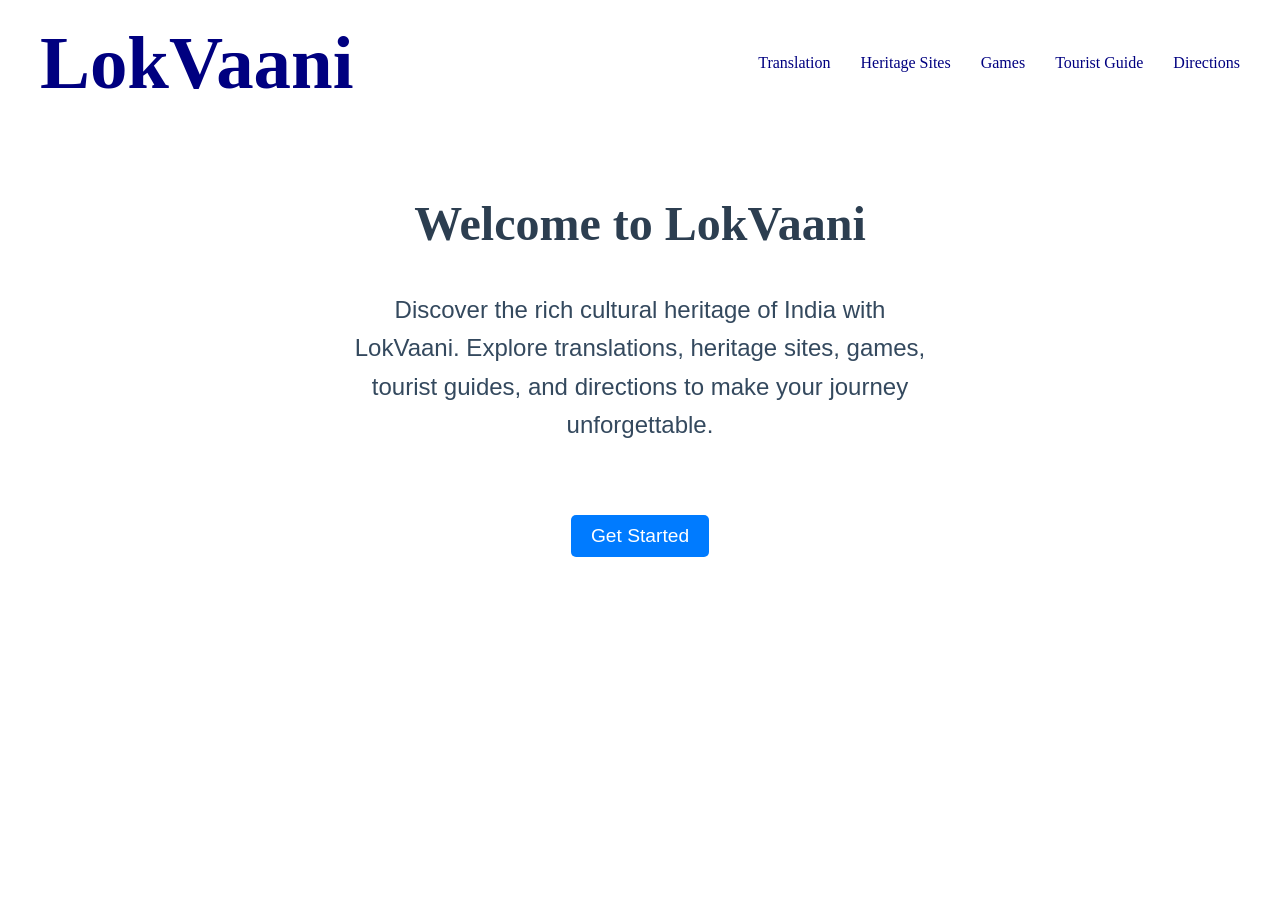
<file: index.html>
<!DOCTYPE html>
<html lang="en">
<head>
    <meta charset="UTF-8">
    <meta name="viewport" content="width=device-width, initial-scale=1.0">
    <title>Document</title>
    <link rel="stylesheet" href="style.css">
</head>
<body>
  <nav>
    <div class="logo">
      <h3>LokVaani</h3>
    </div>
    <div class="menu">
      <h4><a href="translation.html">Translation</a></h4>
      <h4><a href="Heritage sites.html">Heritage Sites</a></h4>
      <h4><a href="Games.html">Games</a></h4>
      <h4><a href="Tourist.html">Tourist Guide</a></h4>
      <h4><a href="Directions.html">Directions</a></h4>
    </div>
  </nav>
  <div class="content">
    <h1>Welcome to LokVaani</h1>
    <p>Discover the rich cultural heritage of India with LokVaani. Explore translations, heritage sites, games, tourist guides, and directions to make your journey unforgettable.</p>
  </div>
<button onclick="window.location.href='getStarted.html'">Get Started</button>
</body>
</html>
</file>
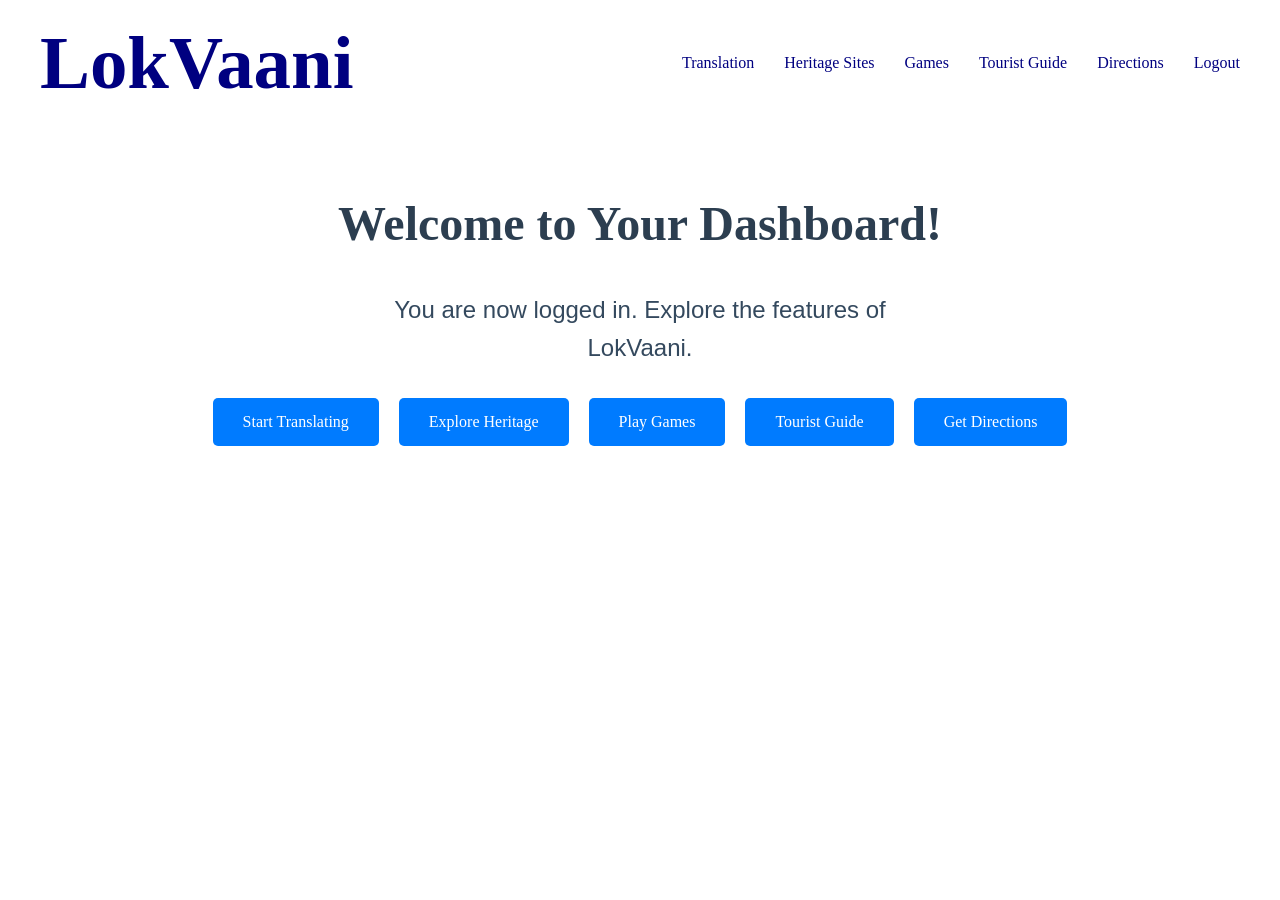
<file: dashboard.html>
<!DOCTYPE html>
<html lang="en">
<head>
    <meta charset="UTF-8">
    <meta name="viewport" content="width=device-width, initial-scale=1.0">
    <title>Dashboard - LokVaani</title>
    <link rel="stylesheet" href="style.css">
</head>
<body>
    <nav>
        <div class="logo">
            <h3>LokVaani</h3>
        </div>
        <div class="menu">
            <h4><a href="translation.html">Translation</a></h4>
            <h4><a href="Heritage sites.html">Heritage Sites</a></h4>
            <h4><a href="Games.html">Games</a></h4>
            <h4><a href="Tourist.html">Tourist Guide</a></h4>
            <h4><a href="Directions.html">Directions</a></h4>
            <h4><a href="#" onclick="logout()">Logout</a></h4>
        </div>
    </nav>
    <div class="content">
        <h1>Welcome to Your Dashboard!</h1>
        <p>You are now logged in. Explore the features of LokVaani.</p>
        <div class="dashboard-links">
            <a href="translation.html" class="btn">Start Translating</a>
            <a href="Heritage sites.html" class="btn">Explore Heritage</a>
            <a href="Games.html" class="btn">Play Games</a>
            <a href="Tourist.html" class="btn">Tourist Guide</a>
            <a href="Directions.html" class="btn">Get Directions</a>
        </div>
    </div>
    <script src="script.js"></script>
</body>
</html>
</file>
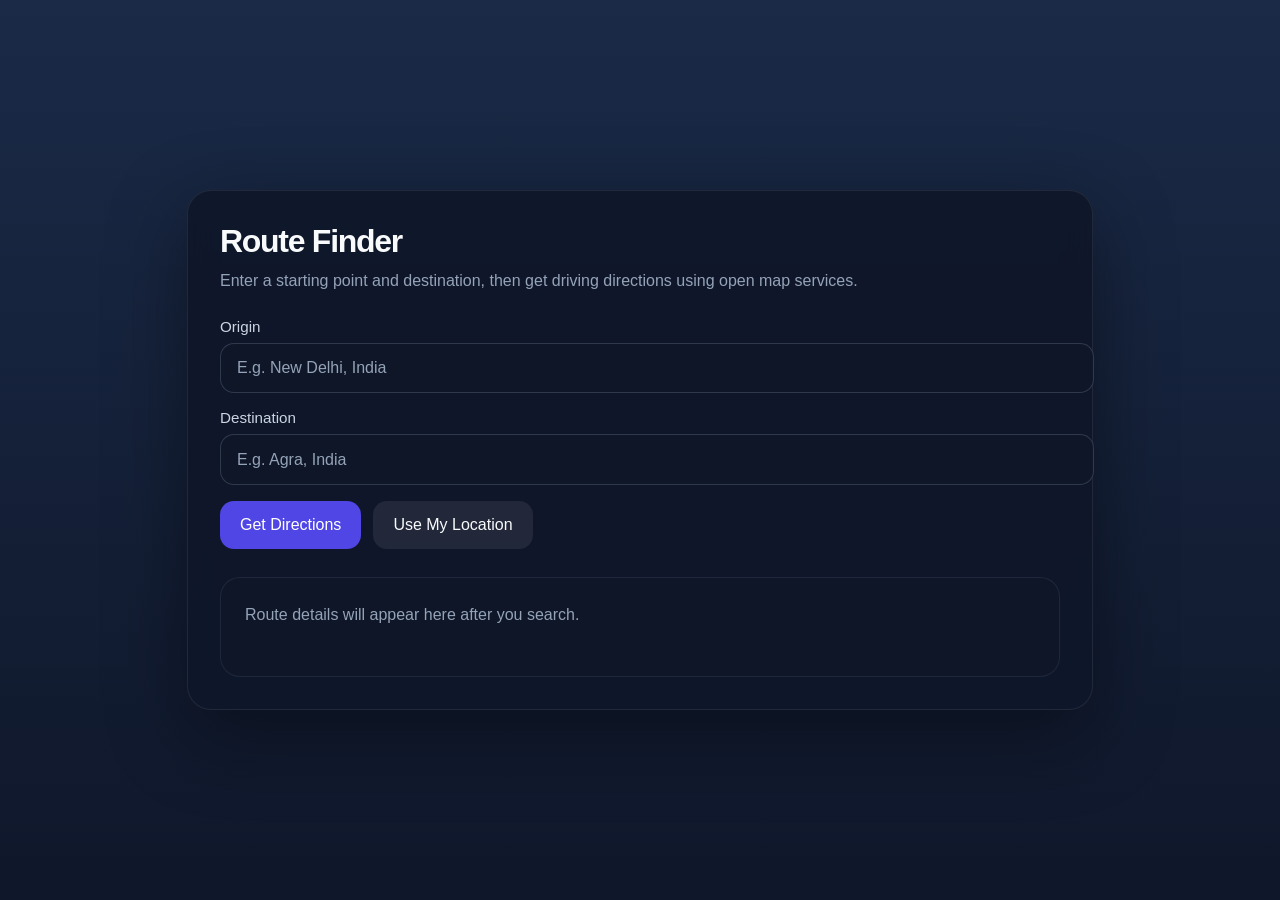
<file: direction.html>
<!DOCTYPE html>
<html lang="en">
<head>
    <meta charset="UTF-8">
    <meta name="viewport" content="width=device-width, initial-scale=1.0">
    <title>LokVaani Directions</title>
    <style>
        body {
            margin: 0;
            font-family: Arial, Helvetica, sans-serif;
            min-height: 100vh;
            display: flex;
            justify-content: center;
            align-items: center;
            background: linear-gradient(180deg, #1a2a47 0%, #0f172a 100%);
            color: #f8fafc;
        }
        .directions-card {
            width: min(95%, 840px);
            background: rgba(15, 23, 42, 0.95);
            border: 1px solid rgba(255, 255, 255, 0.08);
            border-radius: 24px;
            box-shadow: 0 24px 80px rgba(0, 0, 0, 0.4);
            padding: 2rem;
            backdrop-filter: blur(12px);
        }
        .directions-card h1 {
            margin: 0 0 0.5rem;
            font-size: clamp(2rem, 2.5vw, 3rem);
            letter-spacing: -0.04em;
        }
        .directions-card p {
            margin: 0 0 1.5rem;
            color: #94a3b8;
            line-height: 1.6;
        }
        .directions-form {
            display: grid;
            gap: 1rem;
        }
        .field-group {
            display: grid;
            gap: 0.5rem;
        }
        label {
            font-size: 0.95rem;
            color: #cbd5e1;
        }
        input {
            width: 100%;
            padding: 0.95rem 1rem;
            border-radius: 14px;
            border: 1px solid rgba(148, 163, 184, 0.25);
            background: rgba(15, 23, 42, 0.85);
            color: #f8fafc;
            font-size: 1rem;
        }
        input::placeholder {
            color: #94a3b8;
        }
        .form-actions {
            display: flex;
            flex-wrap: wrap;
            gap: 0.75rem;
            align-items: center;
        }
        button {
            border: none;
            border-radius: 14px;
            padding: 0.95rem 1.25rem;
            font-size: 1rem;
            cursor: pointer;
            background: #4f46e5;
            color: white;
            transition: transform 0.2s ease, background 0.2s ease;
        }
        button:hover {
            transform: translateY(-1px);
            background: #6366f1;
        }
        button.secondary {
            background: rgba(255, 255, 255, 0.08);
            color: #f8fafc;
        }
        .directions-results {
            margin-top: 1.75rem;
            padding: 1.5rem;
            border-radius: 20px;
            background: rgba(15, 23, 42, 0.9);
            border: 1px solid rgba(148, 163, 184, 0.12);
        }
        .directions-summary {
            display: flex;
            flex-wrap: wrap;
            gap: 1rem;
            align-items: center;
            justify-content: space-between;
            margin-bottom: 1rem;
        }
        .directions-summary div {
            min-width: 180px;
        }
        .directions-summary span {
            display: block;
            color: #94a3b8;
            font-size: 0.92rem;
        }
        .directions-summary strong {
            display: block;
            font-size: 1.15rem;
            margin-top: 0.25rem;
        }
        .step-list {
            list-style: none;
            margin: 0;
            padding: 0;
            display: grid;
            gap: 0.9rem;
        }
        .step-list li {
            padding: 1rem;
            border-radius: 16px;
            background: rgba(255, 255, 255, 0.04);
            border: 1px solid rgba(255, 255, 255, 0.06);
            line-height: 1.5;
            font-size: 0.98rem;
        }
        .error-text {
            color: #f87171;
            margin-top: 1rem;
        }
        @media (max-width: 640px) {
            .directions-summary {
                flex-direction: column;
                align-items: flex-start;
            }
        }

        @media (max-width: 768px) {
            .directions-card {
                width: 95%;
                padding: 1.5rem;
            }

            .directions-card h1 {
                font-size: 2rem;
            }

            .directions-card p {
                font-size: 1rem;
            }

            .form-actions {
                flex-direction: column;
                gap: 0.75rem;
            }

            .directions-results {
                padding: 1rem;
            }

            .step-list li {
                padding: 0.75rem;
                font-size: 0.95rem;
            }
        }

        @media (max-width: 480px) {
            .directions-card {
                width: 98%;
                padding: 1rem;
                border-radius: 16px;
            }

            .directions-card h1 {
                font-size: 1.75rem;
            }

            .directions-card p {
                font-size: 0.95rem;
                margin-bottom: 1rem;
            }

            input {
                padding: 0.85rem 1rem;
                font-size: 1rem;
            }

            button {
                padding: 0.85rem 1rem;
                font-size: 1rem;
            }

            .directions-summary {
                gap: 0.75rem;
            }

            .directions-summary div {
                min-width: auto;
            }

            .directions-summary span {
                font-size: 0.85rem;
            }

            .directions-summary strong {
                font-size: 1rem;
            }
        }
    </style>
</head>
<body>
    <div class="directions-card">
        <h1>Route Finder</h1>
        <p>Enter a starting point and destination, then get driving directions using open map services.</p>

        <form id="directions-form" class="directions-form">
            <div class="field-group">
                <label for="origin">Origin</label>
                <input id="origin" type="text" placeholder="E.g. New Delhi, India" required>
            </div>
            <div class="field-group">
                <label for="destination">Destination</label>
                <input id="destination" type="text" placeholder="E.g. Agra, India" required>
            </div>
            <div class="form-actions">
                <button type="submit">Get Directions</button>
                <button type="button" class="secondary" id="use-location">Use My Location</button>
            </div>
        </form>

        <div id="directions-result" class="directions-results" aria-live="polite">
            <p>Route details will appear here after you search.</p>
        </div>
    </div>

    <script>
        const form = document.getElementById('directions-form');
        const originInput = document.getElementById('origin');
        const destinationInput = document.getElementById('destination');
        const resultBox = document.getElementById('directions-result');
        const useLocationBtn = document.getElementById('use-location');

        form.addEventListener('submit', async event => {
            event.preventDefault();
            await loadDirections();
        });

        useLocationBtn.addEventListener('click', async () => {
            if (!navigator.geolocation) {
                showError('Geolocation is not supported by your browser.');
                return;
            }
            showStatus('Getting your current location…');
            navigator.geolocation.getCurrentPosition(async position => {
                const { latitude, longitude } = position.coords;
                const address = await reverseGeocode(latitude, longitude);
                if (address) {
                    originInput.value = address;
                    showStatus('Current location found. Enter destination and get directions.');
                }
            }, () => {
                showError('Unable to get your location. Please enter it manually.');
            });
        });

        async function loadDirections() {
            const origin = originInput.value.trim();
            const destination = destinationInput.value.trim();
            if (!origin || !destination) {
                showError('Please enter both origin and destination.');
                return;
            }

            showStatus('Searching route…');
            try {
                const originCoord = await geocodeLocation(origin);
                const destinationCoord = await geocodeLocation(destination);

                if (!originCoord || !destinationCoord) {
                    showError('Could not find one of the locations. Please refine your search.');
                    return;
                }

                const route = await fetchRoute(originCoord, destinationCoord);
                renderRoute(route, origin, destination);
            } catch (error) {
                console.error(error);
                showError('Unable to load directions. Please try again later.');
            }
        }

        async function geocodeLocation(query) {
            const url = `https://nominatim.openstreetmap.org/search?format=json&limit=1&q=${encodeURIComponent(query)}`;
            const response = await fetch(url, { headers: { 'Accept': 'application/json' } });
            if (!response.ok) throw new Error('Geocoding failed');
            const results = await response.json();
            return results[0];
        }

        async function reverseGeocode(lat, lon) {
            const url = `https://nominatim.openstreetmap.org/reverse?format=json&lat=${lat}&lon=${lon}`;
            const response = await fetch(url, { headers: { 'Accept': 'application/json' } });
            if (!response.ok) return null;
            const data = await response.json();
            return data.display_name || null;
        }

        async function fetchRoute(origin, destination) {
            const coords = `${origin.lon},${origin.lat};${destination.lon},${destination.lat}`;
            const url = `https://router.project-osrm.org/route/v1/driving/${coords}?overview=false&steps=true&alternatives=false`;
            const response = await fetch(url);
            if (!response.ok) throw new Error('Route request failed');
            const data = await response.json();
            return data.routes && data.routes[0] ? data.routes[0] : null;
        }

        function renderRoute(route, originText, destinationText) {
            if (!route) {
                showError('No route found between these locations.');
                return;
            }

            const distanceKm = (route.distance / 1000).toFixed(1);
            const durationMin = Math.round(route.duration / 60);
            const steps = route.legs[0].steps;

            const stepHtml = steps.map((step, index) => {
                let instruction = 'Continue';
                
                // Try to get instruction from maneuver
                if (step.maneuver && step.maneuver.instruction) {
                    instruction = step.maneuver.instruction;
                } else if (step.name) {
                    // Fallback to street name if available
                    instruction = `Continue on ${step.name}`;
                } else if (step.maneuver && step.maneuver.type) {
                    // Fallback to maneuver type
                    instruction = step.maneuver.type.charAt(0).toUpperCase() + step.maneuver.type.slice(1);
                }
                
                const distance = (step.distance / 1000).toFixed(2);
                return `<li><strong>Step ${index + 1}:</strong> ${instruction} (${distance} km)</li>`;
            }).join('');

            resultBox.innerHTML = `
                <div class="directions-summary">
                    <div>
                        <span>Origin</span>
                        <strong>${originText}</strong>
                    </div>
                    <div>
                        <span>Destination</span>
                        <strong>${destinationText}</strong>
                    </div>
                    <div>
                        <span>Distance</span>
                        <strong>${distanceKm} km</strong>
                    </div>
                    <div>
                        <span>Estimated time</span>
                        <strong>${durationMin} min</strong>
                    </div>
                </div>
                <ol class="step-list">${stepHtml}</ol>
                <p style="margin-top:1rem; text-align:right;">
                    <a href="https://www.google.com/maps/dir/?api=1&origin=${encodeURIComponent(originText)}&destination=${encodeURIComponent(destinationText)}" target="_blank" rel="noopener" style="color:#93c5fd; text-decoration:underline;">Open route in Google Maps</a>
                </p>
            `;
        }

        function showStatus(message) {
            resultBox.innerHTML = `<p>${message}</p>`;
            resultBox.classList.remove('error-text');
        }

        function showError(message) {
            resultBox.innerHTML = `<p class="error-text">${message}</p>`;
        }
    </script>
</body>
</html>
</file>
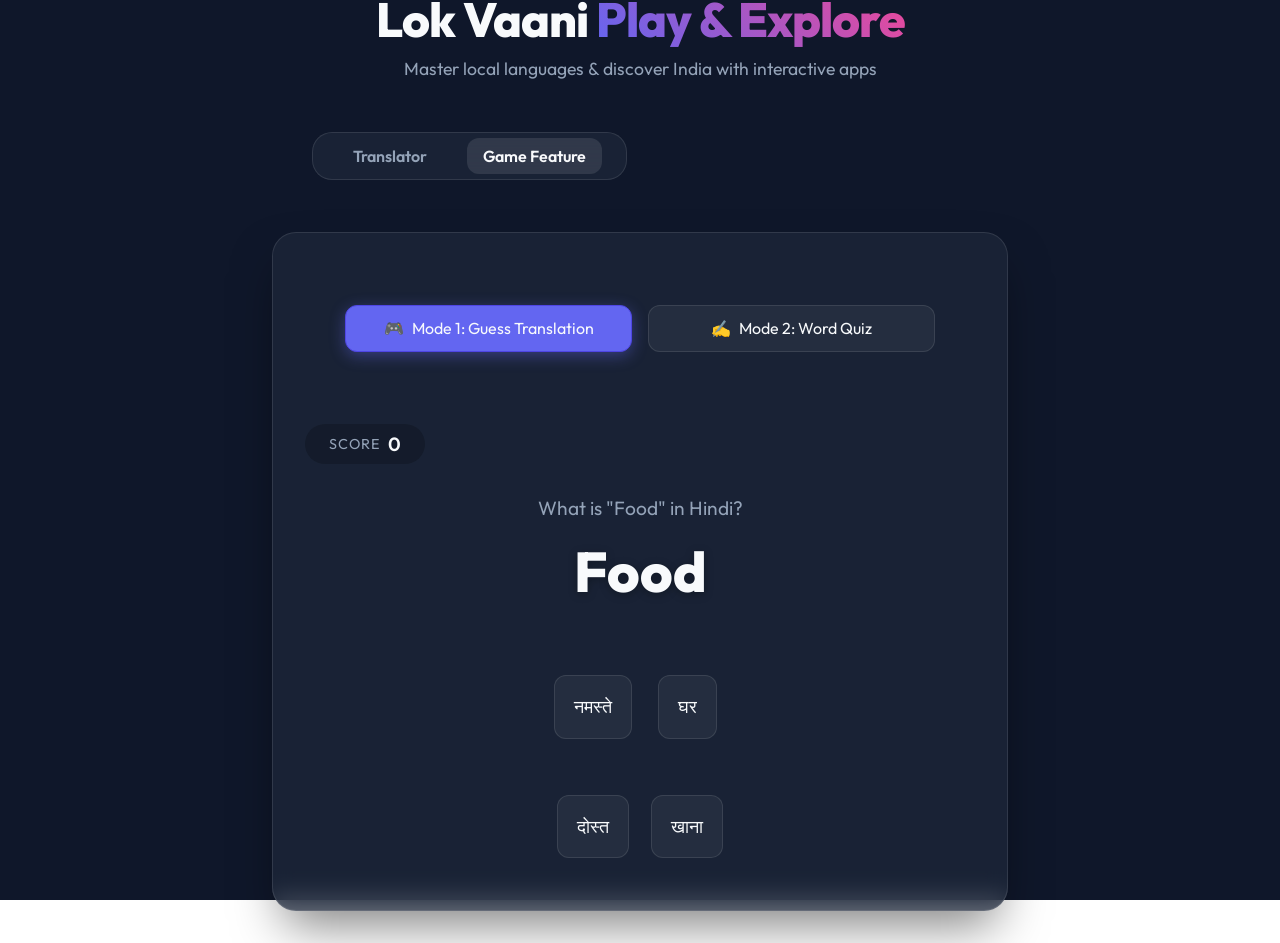
<file: games.html>
<!DOCTYPE html>
<html lang="en">
<head>
    <meta charset="UTF-8">
    <meta name="viewport" content="width=device-width, initial-scale=1.0">
    <meta name="description" content="A dynamic and interactive Word Play Game and Quiz Feature for the Local Language Translator.">
    <title>Lok Vaani - Word Play</title>
    <link rel="preconnect" href="https://fonts.googleapis.com">
    <link rel="preconnect" href="https://fonts.gstatic.com" crossorigin>
    <link href="https://fonts.googleapis.com/css2?family=Outfit:wght@300;400;600;800&display=swap" rel="stylesheet">
    <link rel="stylesheet" href="style.css">
</head>
<body class="game-body">
    <div class="background-elements">
        <div class="blob blob-1"></div>
        <div class="blob blob-2"></div>
    </div>

    <main class="game-container">
        <header class="app-header">
            <h1>Lok Vaani <span class="accent">Play & Explore</span></h1>
            <p>Master local languages & discover India with interactive apps</p>
        </header>

        <nav class="app-nav">
            <ul>
                <li><a href="translation.html">Translator</a></li>
                <li><a href="#" class="active">Game Feature</a></li>
            </ul>
        </nav>

        <!-- GAME SECTION -->
        <div id="game-section" class="glass-panel main-panel">
            <nav class="mode-selector">
                <button id="btn-mode-1" class="mode-btn active" onclick="switchMode('1')">
                    <span class="icon">🎮</span> Mode 1: Guess Translation
                </button>
                <button id="btn-mode-2" class="mode-btn" onclick="switchMode('2')">
                    <span class="icon">✍️</span> Mode 2: Word Quiz
                </button>
            </nav>

            <div class="game-stats">
                <div class="score-card">
                    <span class="label">Score</span>
                    <span id="score" class="value">0</span>
                </div>
                <!-- Optional timer, hidden for now, can be activated -->
                <div class="timer-card hidden" id="timer-container">
                    <span class="label">Time</span>
                    <span id="timer" class="value">00:00</span>
                </div>
            </div>

            <div id="game-area" class="game-area transition-active">
                <!-- Content will be dynamically inserted here by JS -->
                <div class="loader">Loading...</div>
            </div>

            <div id="feedback-area" class="feedback-area hidden">
                <p id="feedback-message" class="feedback-msg"></p>
                <button id="next-btn" class="primary-btn" onclick="loadNextQuestion()">Next Question ➔</button>
            </div>
        </div>
    </main>

    <script src="script.js"></script>
</body>
</html>
</file>
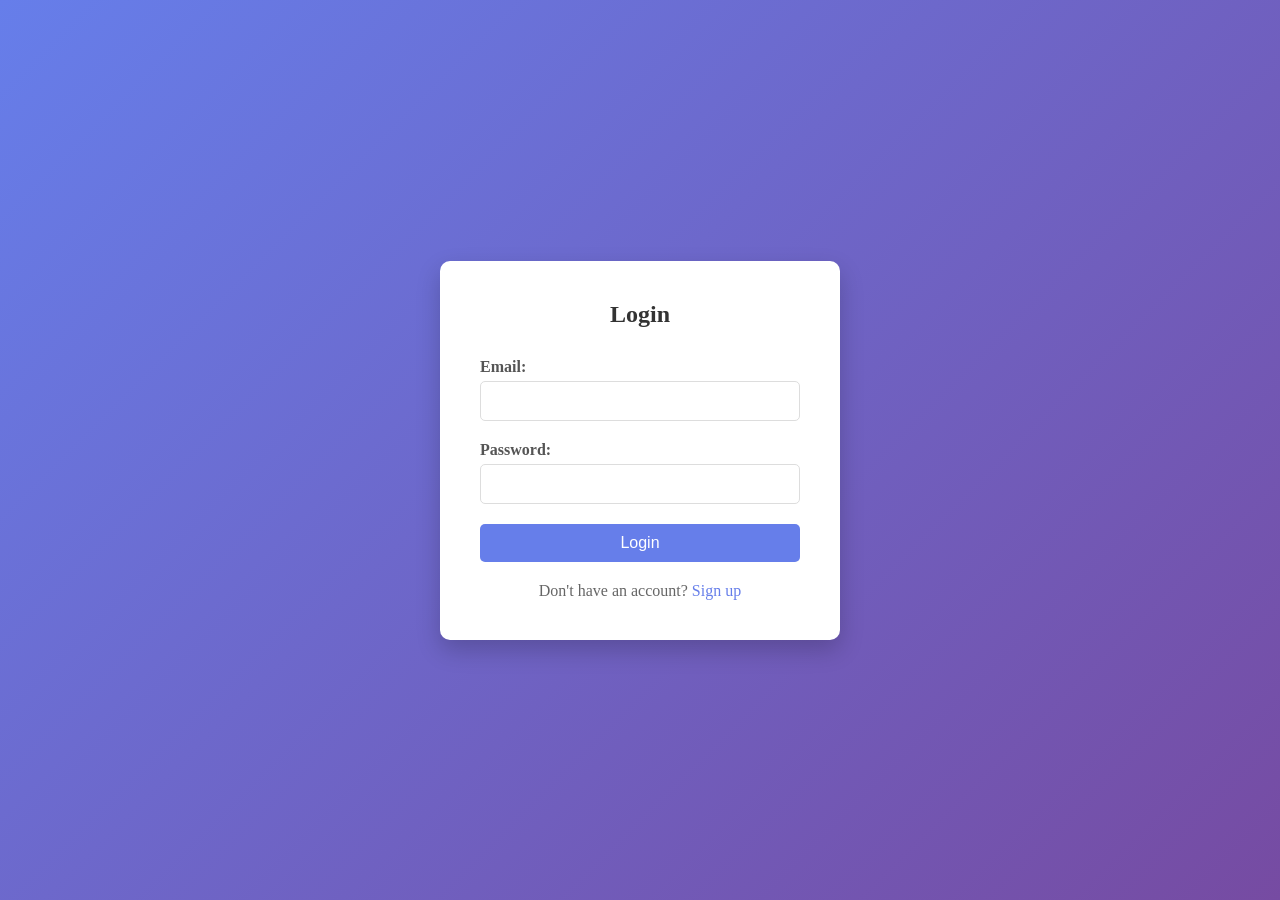
<file: getStarted.html>
<!DOCTYPE html>
<html lang="en">
<head>
    <meta charset="UTF-8">
    <meta name="viewport" content="width=device-width, initial-scale=1.0">
    <title>Document</title>
    <link rel="stylesheet" href="style.css">
</head>
<body>
<div class="login-container">
  <div class="login-box">
    <h2>Login</h2>
    <form id="loginForm">
      <div class="form-group">
        <label for="email">Email:</label>
        <input type="email" id="email" name="email" required>
      </div>
      <div class="form-group">
        <label for="password">Password:</label>
        <input type="password" id="password" name="password" required>
      </div>
      <button type="submit" class="btn-login">Login</button>
    </form>
    <p class="signup-link">Don't have an account? <a href="signup.html">Sign up</a></p>
  </div>
</div>
<script src="script.js"></script>
</body>
</html>
</file>
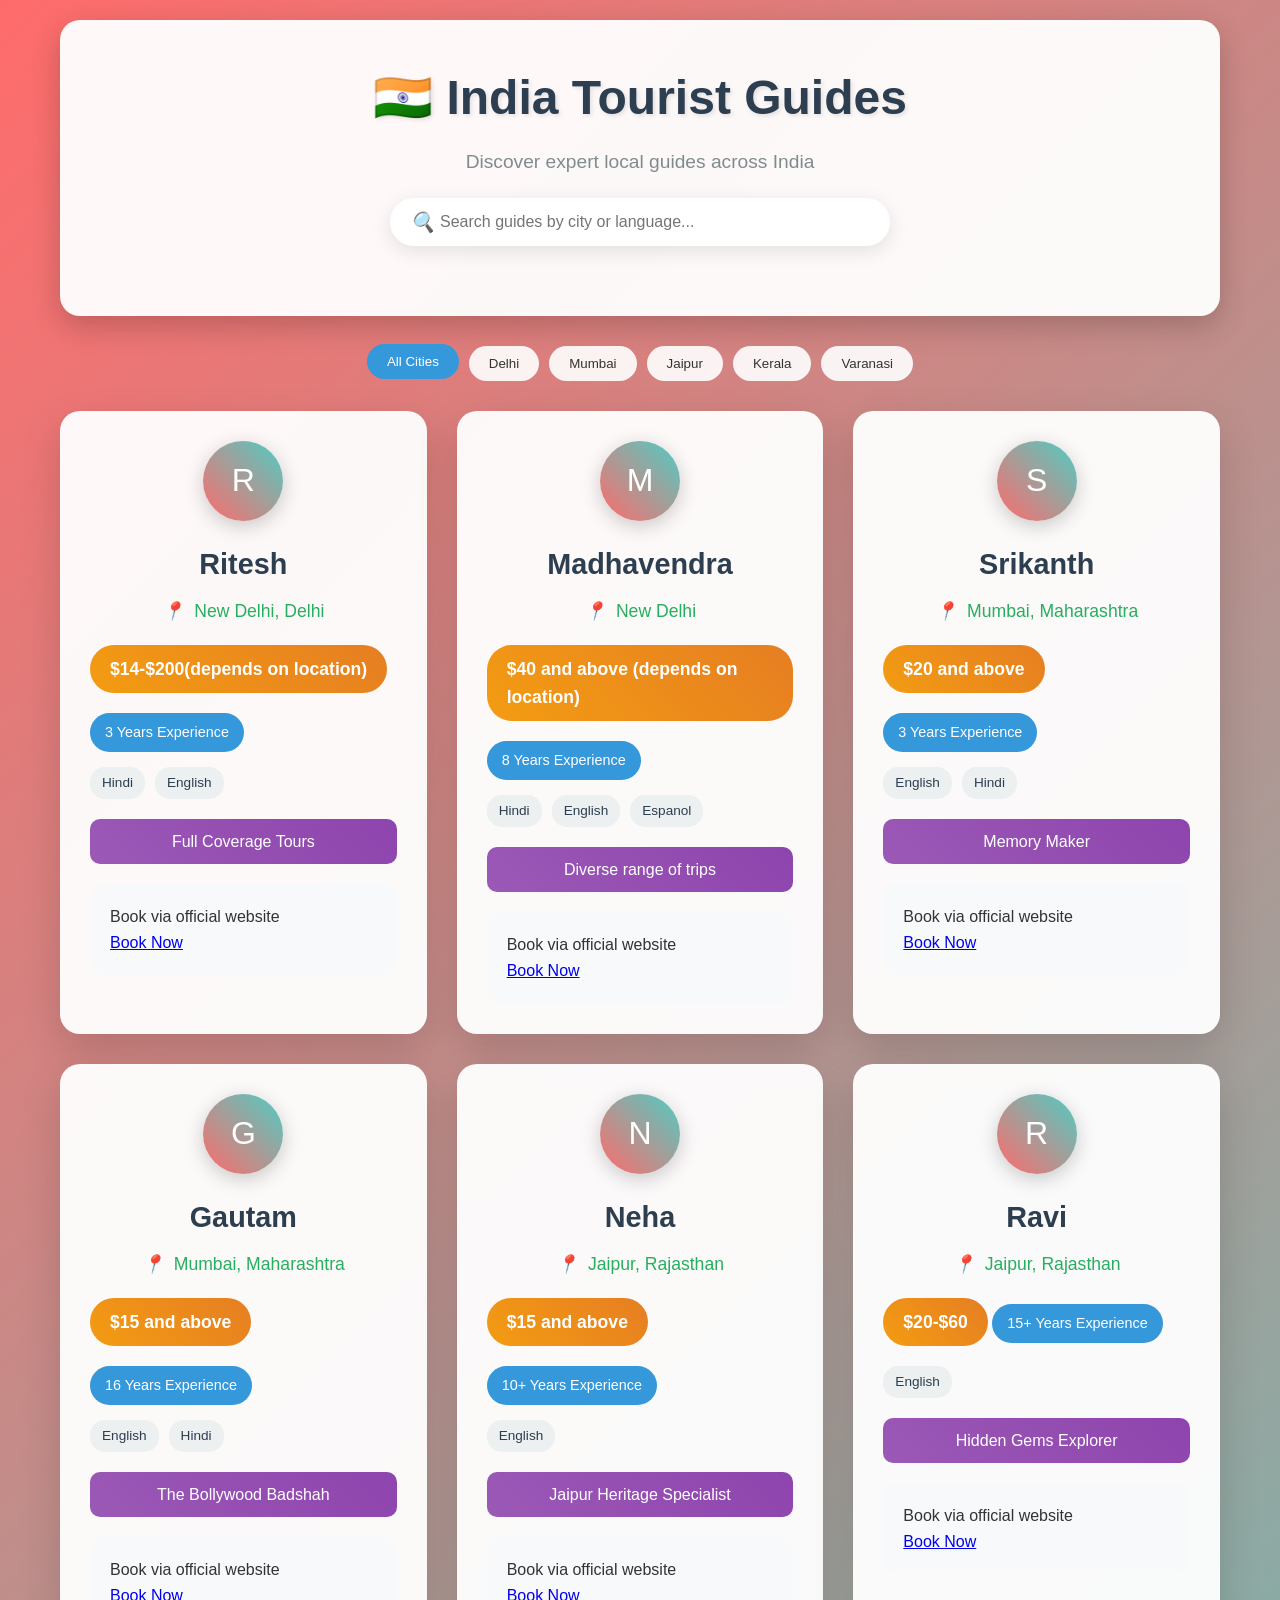
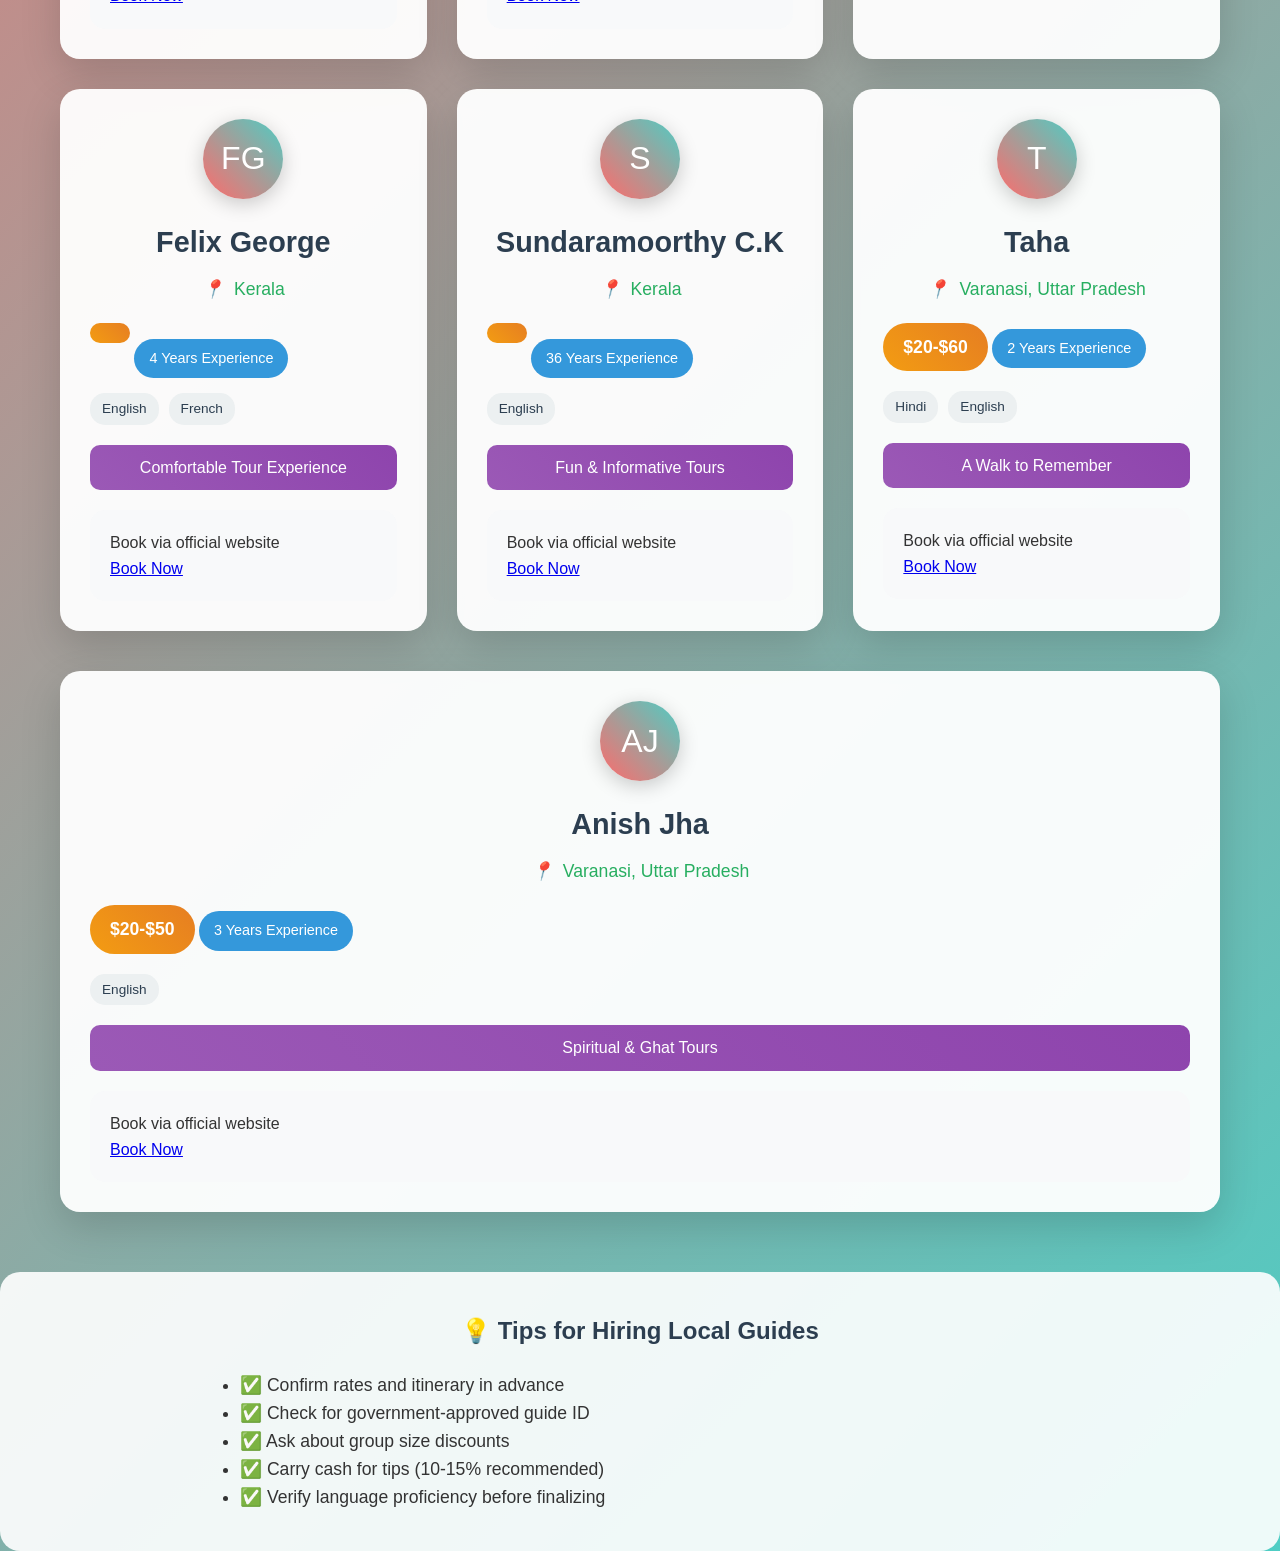
<file: tourist.html>
<!DOCTYPE html>
<html lang="en">
<head>
    <meta charset="UTF-8">
    <meta name="viewport" content="width=device-width, initial-scale=1.0">
    <title>India Tourist Guides Directory</title>
    <style>
        * {
            margin: 0;
            padding: 0;
            box-sizing: border-box;
        }

        body {
            font-family: 'Arial', sans-serif;
            line-height: 1.6;
            color: #333;
            background: linear-gradient(135deg, #ff6b6b, #4ecdc4);
            min-height: 100vh;
        }

        .container {
            max-width: 1200px;
            margin: 0 auto;
            padding: 20px;
        }

        header {
            text-align: center;
            background: rgba(255, 255, 255, 0.95);
            padding: 40px 20px;
            border-radius: 20px;
            margin-bottom: 30px;
            box-shadow: 0 10px 30px rgba(0,0,0,0.2);
        }

        h1 {
            font-size: 3em;
            color: #2c3e50;
            margin-bottom: 10px;
            text-shadow: 2px 2px 4px rgba(0,0,0,0.1);
        }

        .subtitle {
            font-size: 1.2em;
            color: #7f8c8d;
            margin-bottom: 20px;
        }

        .search-box {
            max-width: 500px;
            margin: 0 auto 30px;
            position: relative;
        }

        .search-box input {
            width: 100%;
            padding: 15px 20px 15px 50px;
            border: none;
            border-radius: 50px;
            font-size: 16px;
            box-shadow: 0 5px 20px rgba(0,0,0,0.1);
            outline: none;
        }

        .search-icon {
            position: absolute;
            left: 20px;
            top: 50%;
            transform: translateY(-50%);
            color: #7f8c8d;
            font-size: 20px;
        }

        .guides-grid {
            display: grid;
            grid-template-columns: repeat(auto-fit, minmax(350px, 1fr));
            gap: 30px;
            margin-bottom: 40px;
        }

        .guide-card {
            background: rgba(255, 255, 255, 0.95);
            border-radius: 20px;
            padding: 30px;
            box-shadow: 0 15px 40px rgba(0,0,0,0.15);
            transition: all 0.3s ease;
            position: relative;
            overflow: hidden;
        }

        .guide-card:hover {
            transform: translateY(-10px);
            box-shadow: 0 25px 50px rgba(0,0,0,0.2);
        }

        .guide-image {
            width: 80px;
            height: 80px;
            border-radius: 50%;
            background: linear-gradient(45deg, #ff6b6b, #4ecdc4);
            display: flex;
            align-items: center;
            justify-content: center;
            font-size: 2em;
            color: white;
            margin: 0 auto 20px;
            box-shadow: 0 5px 20px rgba(0,0,0,0.2);
        }

        .guide-name {
            font-size: 1.8em;
            color: #2c3e50;
            text-align: center;
            margin-bottom: 10px;
            font-weight: bold;
        }

        .location {
            display: flex;
            align-items: center;
            justify-content: center;
            gap: 10px;
            margin-bottom: 20px;
            color: #27ae60;
            font-size: 1.1em;
            font-weight: 500;
        }

        .location i {
            color: #e74c3c;
        }

        .rate {
            background: linear-gradient(45deg, #f39c12, #e67e22);
            color: white;
            padding: 10px 20px;
            border-radius: 25px;
            font-weight: bold;
            font-size: 1.1em;
            display: inline-block;
            margin-bottom: 20px;
        }

        .experience {
            background: #3498db;
            color: white;
            padding: 8px 15px;
            border-radius: 20px;
            font-size: 0.9em;
            display: inline-block;
            margin-bottom: 15px;
        }

        .languages {
            display: flex;
            gap: 10px;
            margin-bottom: 20px;
            flex-wrap: wrap;
        }

        .lang-tag {
            background: #ecf0f1;
            color: #2c3e50;
            padding: 5px 12px;
            border-radius: 15px;
            font-size: 0.85em;
            font-weight: 500;
        }

        .contact-info {
            background: #f8f9fa;
            padding: 20px;
            border-radius: 15px;
            margin-top: 20px;
        }

        .contact-item {
            display: flex;
            align-items: center;
            gap: 10px;
            margin-bottom: 10px;
            color: #555;
        }

        .contact-item i {
            color: #3498db;
            width: 20px;
        }

        .specialty {
            background: linear-gradient(45deg, #9b59b6, #8e44ad);
            color: white;
            padding: 10px;
            border-radius: 10px;
            text-align: center;
            margin-top: 15px;
            font-weight: 500;
        }

        .filter-buttons {
            display: flex;
            gap: 10px;
            justify-content: center;
            margin-bottom: 30px;
            flex-wrap: wrap;
        }

        .filter-btn {
            padding: 10px 20px;
            border: none;
            border-radius: 25px;
            background: rgba(255,255,255,0.9);
            color: #333;
            cursor: pointer;
            font-weight: 500;
            transition: all 0.3s ease;
        }

        .filter-btn.active,
        .filter-btn:hover {
            background: #3498db;
            color: white;
            transform: translateY(-2px);
        }

        @media (max-width: 768px) {
            h1 {
                font-size: 2em;
            }
            
            .guides-grid {
                grid-template-columns: 1fr;
                gap: 20px;
            }
            
            .guide-card {
                padding: 20px;
            }
        }
    </style>
</head>
<body>
    <div class="container">
        <header>
            <h1>🇮🇳 India Tourist Guides</h1>
            <p class="subtitle">Discover expert local guides across India</p>
            <div class="search-box">
                <i class="search-icon">🔍</i>
                <input type="text" placeholder="Search guides by city or language...">
            </div>
        </header>

        <div class="filter-buttons">
            <button class="filter-btn active" data-filter="all">All Cities</button>
            <button class="filter-btn" data-filter="delhi">Delhi</button>
            <button class="filter-btn" data-filter="mumbai">Mumbai</button>
            <button class="filter-btn" data-filter="jaipur">Jaipur</button>
            <button class="filter-btn" data-filter="kerala">Kerala</button>
            <button class="filter-btn" data-filter="varanasi">Varanasi</button>
        </div>

        <div class="guides-grid">
            
            <div class="guide-card" data-city="delhi">
                <div class="guide-image">R</div>
                <div class="guide-name">Ritesh</div>
                <div class="location">
                    <i>📍</i>
                    New Delhi, Delhi
                </div>
                <div class="rate">$14-$200(depends on location)</div>
                <div class="experience">3 Years Experience</div>
                <div class="languages">
                    <span class="lang-tag">Hindi</span>
                    <span class="lang-tag">English</span>
                    
                </div>
                <div class="specialty">Full Coverage Tours</div>
                <div class="contact-info">
                    <p> Book via official website</p>
                    <a href="https://www.withlocals.com/host/riteshr60e4b93aa/" target="_blank" rel="noopener noreferrer">
                        Book Now
                    </a>
                </div>
            </div>
<div class="guide-card" data-city="delhi">
                <div class="guide-image">M</div>
                <div class="guide-name">Madhavendra</div>
                <div class="location">
                    <i>📍</i>
                    New Delhi
                </div>
                <div class="rate">$40 and above (depends on location)</div>
                <div class="experience">8 Years Experience</div>
                <div class="languages">
                    <span class="lang-tag">Hindi</span>
                    <span class="lang-tag">English</span>
                    <span class="lang-tag">Espanol</span>
                </div>
                <div class="specialty">Diverse range of trips</div>
                <div class="contact-info">
                    <p> Book via official website</p>
                    <a href="https://www.withlocals.com/host/madhavendras310822163b4348/" target="_blank" rel="noopener noreferrer">
                        Book Now
                    </a>
                </div>
            </div>

            <!-- Mumbai Guide -->
            <div class="guide-card" data-city="mumbai">
                <div class="guide-image">S</div>
                <div class="guide-name">Srikanth</div>
                <div class="location">
                    <i>📍</i>
                    Mumbai, Maharashtra
                </div>
                <div class="rate"> $20 and above</div>
                <div class="experience">3 Years Experience</div>
                <div class="languages">
                    <span class="lang-tag">English</span>
                    <span class="lang-tag">Hindi</span>
                   
                </div>
                <div class="specialty">Memory Maker</div>
                <div class="contact-info">
                   <p>Book via official website</p>
                   <a href="https://www.withlocals.com/host/shrikanthp5115c0582/" target="_blank" rel="noopener noreferrer">
                        Book Now
                    </a>
                </div>
            </div>

            <!-- Gautam Guide -->
            <div class="guide-card" data-city="mumbai">
                <div class="guide-image">G</div>
                <div class="guide-name">Gautam</div>
                <div class="location">
                    <i>📍</i>
                    Mumbai, Maharashtra
                </div>
                <div class="rate"> $15 and above</div>
                <div class="experience">16 Years Experience</div>
                <div class="languages">
                    <span class="lang-tag">English</span>
                    <span class="lang-tag">Hindi</span>
                   
                </div>
                <div class="specialty">The Bollywood Badshah</div>
                <div class="contact-info">
                   <p>Book via official website</p>
                   <a href="https://www.withlocals.com/host/gautamj21f69072b/" target="_blank" rel="noopener noreferrer">
                        Book Now
                    </a>
                </div>
            </div>

            <!-- Jaipur Guide -->
            <div class="guide-card" data-city="jaipur">
                <div class="guide-image">N</div>
                <div class="guide-name">Neha</div>
                <div class="location">
                    <i>📍</i>
                    Jaipur, Rajasthan
                </div>
                <div class="rate">$15 and above</div>
                <div class="experience">10+ Years Experience</div>
                <div class="languages">
            
                    <span class="lang-tag">English</span>
                
                </div>
                <div class="specialty">Jaipur Heritage Specialist</div>
                <div class="contact-info">
                    <p>Book via official website</p>
                    <a href="https://www.withlocals.com/host/nehaa95dea5155/" target="_blank" rel="noopener noreferrer">
                        Book Now
                    </a>
                </div>
            </div>
             <div class="guide-card" data-city="jaipur">
                <div class="guide-image">R</div>
                <div class="guide-name">Ravi</div>
                <div class="location">
                    <i>📍</i>
                    Jaipur, Rajasthan
                </div>
                <div class="rate">$20-$60</div>
                <div class="experience">15+ Years Experience</div>
                <div class="languages">
            
                    <span class="lang-tag">English</span>
                
                </div>
                <div class="specialty">Hidden Gems Explorer</div>
                <div class="contact-info">
                    <p>Book via official website</p>
                    <a href="https://www.withlocals.com/host/ravidd2b49319f75d4d/" target="_blank" rel="noopener noreferrer">
                        Book Now
                    </a>
                </div>
            </div>

            <!-- Kerala Guide -->
            <div class="guide-card" data-city="kerala">
                <div class="guide-image">FG</div>
                <div class="guide-name">Felix George</div>
                <div class="location">
                    <i>📍</i>
                    Kerala
                </div>
                <div class="rate"></div>
                <div class="experience">4 Years Experience</div>
                <div class="languages">
                    <span class="lang-tag">English</span>
                    <span class="lang-tag">French</span>
                </div>
                <div class="specialty">Comfortable Tour Experience</div>
                <div class="contact-info">
                    <p>Book via official website</p>
                    <a href="https://www.keralatourism.org/tourist-guide-portal/guide/details/29" target="_blank" rel="noopener noreferrer">
                        Book Now
                    </a>
                </div>
            </div>
             <div class="guide-card" data-city="kerala">
                <div class="guide-image">S</div>
                <div class="guide-name">Sundaramoorthy C.K</div>
                <div class="location">
                    <i>📍</i>
                    Kerala
                </div>
                <div class="rate"></div>
                <div class="experience">36 Years Experience</div>
                <div class="languages">
                    <span class="lang-tag">English</span>
                    
                </div>
                <div class="specialty">Fun & Informative Tours</div>
                <div class="contact-info">
                    <p>Book via official website</p>
                    <a href="https://www.keralatourism.org/tourist-guide-portal/guide/details/18" target="_blank" rel="noopener noreferrer">
                        Book Now
                    </a>
                </div>
            </div>

            <!-- Varanasi Guide -->
            <div class="guide-card" data-city="varanasi">
                <div class="guide-image">T</div>
                <div class="guide-name">Taha</div>
                <div class="location">
                    <i>📍</i>
                    Varanasi, Uttar Pradesh
                </div>
                <div class="rate">$20-$60</div>
                <div class="experience">2 Years Experience</div>
                <div class="languages">
                    <span class="lang-tag">Hindi</span>
                    <span class="lang-tag">English</span>
                   
                </div>
                <div class="specialty">A Walk to Remember</div>
                <div class="contact-info">
                    <p>Book via official website</p>
                    <a href="https://www.withlocals.com/host/my-lifeu2987181ccc2440/" target="_blank" rel="noopener noreferrer">
                        Book Now
                    </a>
                </div>
            </div>
        </div>
        <div class="guide-card" data-city="varanasi">
                <div class="guide-image">AJ</div>
                <div class="guide-name">Anish Jha</div>
                <div class="location">
                    <i>📍</i>
                    Varanasi, Uttar Pradesh
                </div>
                <div class="rate">$20-$50</div>
                <div class="experience">3 Years Experience</div>
                <div class="languages">
                   
                    <span class="lang-tag">English</span>
                   
                </div>
                <div class="specialty">Spiritual & Ghat Tours</div>
                <div class="contact-info">
                    <p>Book via official website</p>
                    <a href="https://www.withlocals.com/host/anish-jhaa5b586bd7f0ea49/" target="_blank" rel="noopener noreferrer">
                        Book Now
                    </a>
                </div>
            </div>
        </div>

        <div style="text-align: center; padding: 40px; background: rgba(255,255,255,0.9); border-radius: 20px; margin-top: 40px;">
            <h2 style="color: #2c3e50; margin-bottom: 20px;">💡 Tips for Hiring Local Guides</h2>
            <ul style="max-width: 800px; margin: 0 auto; text-align: left; font-size: 1.1em;">
                <li>✅ Confirm rates and itinerary in advance</li>
                <li>✅ Check for government-approved guide ID</li>
                <li>✅ Ask about group size discounts</li>
                <li>✅ Carry cash for tips (10-15% recommended)</li>
                <li>✅ Verify language proficiency before finalizing</li>
            </ul>
        </div>
    </div>

    <script>
        // Filter functionality
        const filterBtns = document.querySelectorAll('.filter-btn');
        const guideCards = document.querySelectorAll('.guide-card');

        filterBtns.forEach(btn => {
            btn.addEventListener('click', () => {
                // Remove active class from all buttons
                filterBtns.forEach(b => b.classList.remove('active'));
                // Add active class to clicked button
                btn.classList.add('active');

                const filterValue = btn.getAttribute('data-filter');

                guideCards.forEach(card => {
                    if (filterValue === 'all' || card.getAttribute('data-city') === filterValue) {
                        card.style.display = 'block';
                        card.style.animation = 'fadeIn 0.5s ease';
                    } else {
                        card.style.display = 'none';
                    }
                });
            });
        });

        
        const searchInput = document.querySelector('.search-box input');
        searchInput.addEventListener('input', (e) => {
            const searchTerm = e.target.value.toLowerCase();
            guideCards.forEach(card => {
                const name = card.querySelector('.guide-name').textContent.toLowerCase();
                const location = card.querySelector('.location').textContent.toLowerCase();
                if (name.includes(searchTerm) || location.includes(searchTerm)) {
                    card.style.display = 'block';
                } else {
                    card.style.display = 'none';
                }
            });
        });

        
        const style = document.createElement('style');
        style.textContent = `
            @keyframes fadeIn {
</file>
<file: style.css>
*{
    margin: 0;
    padding: 0; 
    box-sizing: border-box;
}
html, body{
    height: 100%;
    width:100%;
    background-image: url(https://i.pinimg.com/736x/ac/e8/ae/ace8aebba47bbae610b013a42e615970.jpg);
    background-size: cover; 
      
}
nav {
    display: flex;
    align-items: center;
    justify-content: space-between;
    padding: 20px 40px;
    gap: 50px;
}

.logo{
    display: flex;
    align-items: center;
    font-family: Great Vibes, cursive;
    font-size: 4rem;
    color: navy;
}

.menu {
    display: flex;
    gap: 30px;
    align-items: center;
}

.menu h4 {
    font-size: 1rem;
    font-weight: normal;
}

.menu a {
    text-decoration: none;
    color: navy;
    transition: 0.3s;
}

.menu a:hover {
    color: #ff6b6b;
}
.content {
    text-align: center;
    color: lightseagreen;
    padding: 50px;
}
.content h1 {
    font-size: 3rem;
    margin-bottom: 20px;
    padding: 20px;
    font-family: 'Times New Roman', Times, serif;
    color: #2c3e50;
}
.content p {
    font-size: 1.5rem;
    line-height: 1.6;
    max-width: 600px;
    margin: 0 auto;
    font-family: 'Arial', sans-serif;
        color: #34495e;
}
button {
    display: block;
    margin: 20px auto;
    padding: 10px 20px;
    font-size: 1.2rem;
    color: white;
    background-color: #007BFF;
    border: none;
    border-radius: 5px;
    cursor: pointer;
    transition: background-color 0.3s ease;
}
button:hover {
    background-color: #0056b3;
}
.login-container {
  display: flex;
  justify-content: center;
  align-items: center;
  height: 100vh;
  background: linear-gradient(135deg, #667eea 0%, #764ba2 100%);
}

.login-box {
  background: white;
  padding: 40px;
  border-radius: 10px;
  box-shadow: 0 10px 25px rgba(0, 0, 0, 0.2);
  width: 100%;
  max-width: 400px;
}

.login-box h2 {
  text-align: center;
  margin-bottom: 30px;
  color: #333;
}

.form-group {
  margin-bottom: 20px;
}

.form-group label {
  display: block;
  margin-bottom: 5px;
  color: #555;
  font-weight: bold;
}

.form-group input {
  width: 100%;
  padding: 10px;
  border: 1px solid #ddd;
  border-radius: 5px;
  font-size: 1rem;
}

.btn-login {
  width: 100%;
  padding: 10px;
  background-color: #667eea;
  color: white;
  border: none;
  border-radius: 5px;
  cursor: pointer;
  font-size: 1rem;
  transition: 0.3s;
}

.btn-login:hover {
  background-color: #764ba2;
}

.signup-link {
  text-align: center;
  margin-top: 15px;
  color: #666;
}

.signup-link a {
  color: #667eea;
  text-decoration: none;
}

.dashboard-links {
  display: flex;
  flex-wrap: wrap;
  gap: 20px;
  justify-content: center;
  margin-top: 30px;
}

.btn {
  display: inline-block;
  padding: 15px 30px;
  background-color: #007BFF;
  color: white;
  text-decoration: none;
  border-radius: 5px;
  transition: 0.3s;
}

.btn:hover {
  background-color: #0056b3;
}

/* Game Styles */
:root {
    --bg-dark: #0f172a;
    --text-primary: #f8fafc;
    --text-secondary: #94a3b8;
    --accent-primary: #6366f1;
    --accent-primary-hover: #4f46e5;
    --accent-secondary: #ec4899;
    --success: #10b981;
    --error: #ef4444;
    --glass-bg: rgba(30, 41, 59, 0.7);
    --glass-border: rgba(255, 255, 255, 0.1);
}

.game-body {
    font-family: 'Outfit', sans-serif;
    background-color: var(--bg-dark);
    color: var(--text-primary);
    min-height: 100vh;
    display: flex;
    justify-content: center;
    align-items: center;
    overflow-x: hidden;
    position: relative;
}

/* Background animated elements for premium look */
.background-elements {
    position: absolute;
    width: 100vw;
    height: 100vh;
    overflow: hidden;
    z-index: -1;
}

.blob {
    position: absolute;
    filter: blur(80px);
    border-radius: 50%;
    opacity: 0.5;
    animation: float 10s infinite ease-in-out alternate;
}

.blob-1 {
    width: 400px;
    height: 400px;
    background-color: var(--accent-primary);
    top: -10%;
    left: -10%;
}

.blob-2 {
    width: 300px;
    height: 300px;
    background-color: var(--accent-secondary);
    bottom: -10%;
    right: -5%;
    animation-direction: alternate-reverse;
}

@keyframes float {
    0% { transform: translateY(0) scale(1); }
    100% { transform: translateY(30px) scale(1.1); }
}

.game-container {
    width: 100%;
    max-width: 800px;
    padding: 2rem;
    z-index: 10;
}

.app-header {
    text-align: center;
    margin-bottom: 2rem;
}

.app-header h1 {
    font-size: 3rem;
    font-weight: 800;
    letter-spacing: -1px;
}

.accent {
    background: linear-gradient(45deg, var(--accent-primary), var(--accent-secondary));
    background-clip: text;
    -webkit-background-clip: text;
    -webkit-text-fill-color: transparent;
}

.app-header p {
    color: var(--text-secondary);
    font-size: 1.1rem;
    margin-top: 0.5rem;
}

/* Glassmorphism Panel */
.glass-panel {
    background: var(--glass-bg);
    backdrop-filter: blur(12px);
    -webkit-backdrop-filter: blur(12px);
    border: 1px solid var(--glass-border);
    border-radius: 24px;
    padding: 2rem;
    box-shadow: 0 25px 50px -12px rgba(0, 0, 0, 0.5);
}

.mode-selector {
    display: flex;
    gap: 1rem;
    margin-bottom: 2rem;
}

.mode-btn {
    flex: 1;
    background: rgba(255, 255, 255, 0.05);
    border: 1px solid var(--glass-border);
    color: var(--text-primary);
    padding: 0.8rem;
    border-radius: 12px;
    font-family: inherit;
    font-size: 1rem;
    cursor: pointer;
    transition: all 0.3s ease;
    display: flex;
    align-items: center;
    justify-content: center;
    gap: 0.5rem;
}

.mode-btn:hover {
    background: rgba(255, 255, 255, 0.1);
    transform: translateY(-2px);
}

.mode-btn.active {
    background: var(--accent-primary);
    border-color: var(--accent-primary-hover);
    box-shadow: 0 4px 15px rgba(99, 102, 241, 0.4);
}

.game-stats {
    display: flex;
    justify-content: space-between;
    margin-bottom: 2rem;
}

.score-card, .timer-card {
    background: rgba(0, 0, 0, 0.2);
    padding: 0.5rem 1.5rem;
    border-radius: 20px;
    display: flex;
    align-items: center;
    gap: 0.5rem;
}

.score-card .label, .timer-card .label {
    color: var(--text-secondary);
    font-size: 0.9rem;
    text-transform: uppercase;
    letter-spacing: 1px;
}

.score-card .value, .timer-card .value {
    font-size: 1.2rem;
    font-weight: 600;
}

.question-box {
    text-align: center;
    margin-bottom: 2rem;
}

.question-title {
    font-size: 1.2rem;
    color: var(--text-secondary);
    margin-bottom: 0.5rem;
}

.question-word {
    font-size: 3.5rem;
    font-weight: 800;
    margin: 1rem 0;
    text-shadow: 0 2px 10px rgba(0, 0, 0, 0.3);
}

.options-grid {
    display: grid;
    grid-template-columns: 1fr 1fr;
    gap: 1rem;
}

.option-btn {
    background: rgba(255, 255, 255, 0.05);
    border: 1px solid var(--glass-border);
    color: var(--text-primary);
    padding: 1.2rem;
    border-radius: 12px;
    font-family: inherit;
    font-size: 1.1rem;
    cursor: pointer;
    transition: all 0.2s ease;
}

.option-btn:hover:not(:disabled) {
    background: rgba(255, 255, 255, 0.1);
    transform: translateY(-2px);
    box-shadow: 0 5px 15px rgba(0,0,0,0.2);
}

.option-btn:active:not(:disabled) {
    transform: translateY(0);
}

.option-btn.correct {
    background: var(--success);
    border-color: var(--success);
    color: white;
}

.option-btn.incorrect {
    background: var(--error);
    border-color: var(--error);
    color: white;
    opacity: 0.8;
}

/* Input styles for quiz mode */
.input-group {
    display: flex;
    flex-direction: column;
    gap: 1rem;
    align-items: center;
}

.text-input {
    width: 100%;
    background: rgba(0, 0, 0, 0.2);
    border: 1px solid var(--glass-border);
    color: var(--text-primary);
    padding: 1.2rem;
    border-radius: 12px;
    font-family: inherit;
    font-size: 1.2rem;
    text-align: center;
    transition: all 0.3s ease;
}

.text-input:focus {
    outline: none;
    border-color: var(--accent-primary);
    box-shadow: 0 0 0 3px rgba(99, 102, 241, 0.2);
}

.primary-btn {
    background: linear-gradient(45deg, var(--accent-primary), var(--accent-primary-hover));
    color: white;
    border: none;
    padding: 1rem 2rem;
    border-radius: 12px;
    font-family: inherit;
    font-size: 1.1rem;
    font-weight: 600;
    cursor: pointer;
    transition: all 0.3s ease;
    width: 100%;
    max-width: 250px;
}

.primary-btn:hover {
    box-shadow: 0 10px 20px rgba(99, 102, 241, 0.3);
    transform: translateY(-2px);
}

.feedback-area {
    margin-top: 2rem;
    text-align: center;
    animation: fadeIn 0.4s ease;
}

.feedback-msg {
    font-size: 1.2rem;
    margin-bottom: 1.5rem;
    font-weight: 600;
}

.feedback-msg.correct-text { color: var(--success); }
.feedback-msg.incorrect-text { color: var(--error); }

.hidden {
    display: none !important;
}

.text-input.correct-input {
    border-color: var(--success);
    color: var(--success);
    background: rgba(16, 185, 129, 0.1);
}

.error {
    color: var(--error);
    font-size: 1.2rem;
    font-weight: 600;
}

/* Animations */
@keyframes fadeIn {
    from { opacity: 0; transform: translateY(10px); }
    to { opacity: 1; transform: translateY(0); }
}

.transition-active {
    animation: fadeIn 0.5s ease;
}

/* Main Navigation Menu */
.app-nav {
    margin-bottom: 2rem;
}

.app-nav ul {
    list-style: none;
    display: flex;
    justify-content: center;
    gap: 1.5rem;
    background: var(--glass-bg);
    padding: 0.8rem 1.5rem;
    border-radius: 20px;
    border: 1px solid var(--glass-border);
    backdrop-filter: blur(12px);
}

.app-nav a {
    text-decoration: none;
    color: var(--text-secondary);
    font-weight: 600;
    transition: all 0.3s ease;
    padding: 0.5rem 1rem;
    border-radius: 12px;
}

.app-nav a:hover, .app-nav a.active {
    color: var(--text-primary);
    background: rgba(255,255,255,0.1);
}

/* Game area styles */
.game-area {
    min-height: 300px;
    display: flex;
    flex-direction: column;
    justify-content: center;
    align-items: center;
}

.loader {
    font-size: 1.5rem;
    color: var(--text-secondary);
}

/* Responsiveness */
@media (max-width: 1024px) {
    nav {
        flex-wrap: wrap;
        justify-content: center;
        padding: 20px 24px;
    }

    .logo {
        font-size: 3rem;
    }

    .menu {
        flex-wrap: wrap;
        gap: 16px;
        justify-content: center;
    }

    .content {
        padding: 30px 20px;
    }

    .content h1 {
        font-size: 2.5rem;
    }

    .content p {
        font-size: 1.3rem;
    }

    .login-box,
    .directions-card,
    .game-container {
        max-width: 100%;
        padding: 24px;
    }

    .primary-btn,
    .btn,
    button,
    .btn-login {
        width: 100%;
    }
}

@media (max-width: 768px) {
    nav {
        flex-direction: column;
        align-items: stretch;
        text-align: center;
        gap: 16px;
    }

    .logo {
        justify-content: center;
        font-size: 2.5rem;
    }

    .menu {
        justify-content: center;
        gap: 12px;
    }

    .content h1 {
        font-size: 2rem;
    }

    .content p {
        font-size: 1.1rem;
        max-width: 100%;
        padding: 0 10px;
    }

    .game-container {
        padding: 1.5rem;
    }

    .glass-panel {
        padding: 1.5rem;
    }

    .mode-selector,
    .game-stats {
        flex-direction: column;
        align-items: stretch;
    }

    .question-word {
        font-size: 2.5rem;
    }

    .options-grid {
        grid-template-columns: 1fr;
    }

    .score-card,
    .timer-card,
    .option-btn,
    .primary-btn,
    .text-input {
        width: 100%;
    }

    .login-container {
        padding: 20px;
    }

    .login-box {
        padding: 20px;
    }

    .dashboard-links {
        flex-direction: column;
        align-items: center;
    }

    .btn {
        width: 100%;
        max-width: 300px;
    }
}

@media (max-width: 600px) {
    .app-header h1 {
        font-size: 1.9rem;
    }

    .accent {
        font-size: 2rem;
    }

    .content {
        padding: 20px 16px;
    }

    .login-container {
        height: auto;
        padding: 40px 16px;
    }

    .login-box {
        padding: 24px;
    }

    .game-container {
        padding: 1rem;
    }

    .glass-panel {
        padding: 1.2rem;
    }

    .question-title,
    .score-card .label,
    .timer-card .label {
        font-size: 0.95rem;
    }

    .question-word {
        font-size: 2rem;
    }

    .option-btn {
        padding: 1rem;
        font-size: 1rem;
    }

    .text-input,
    .primary-btn,
    .btn-login {
        padding: 0.85rem 1rem;
        font-size: 1rem;
    }

    .app-nav ul {
        flex-direction: column;
        align-items: stretch;
        text-align: center;
    }

    .logo {
        font-size: 2rem;
    }

    .menu h4 {
        font-size: 0.9rem;
    }
}
</file>
